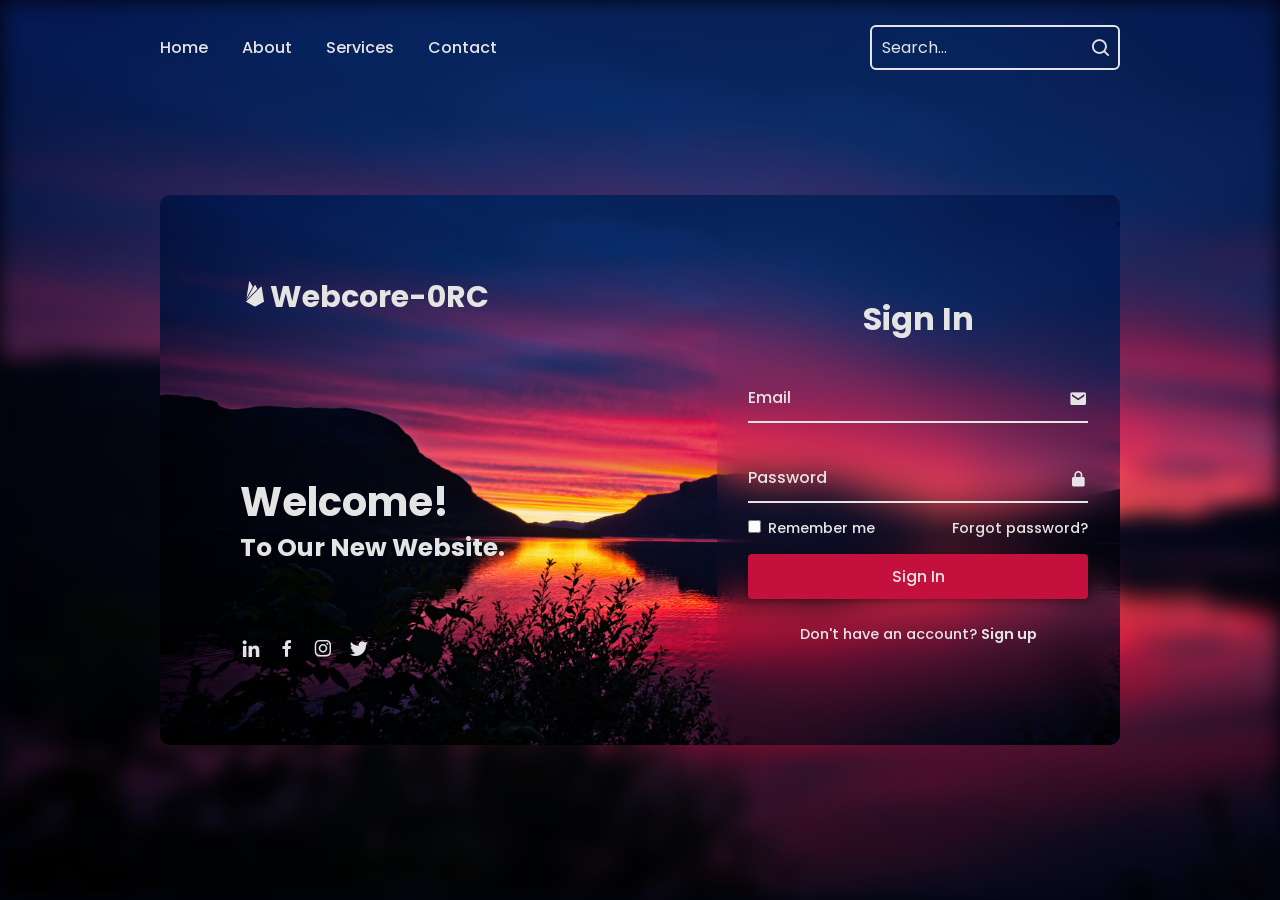
<file: sign-in-2/index.html>
<!DOCTYPE html>
<html lang="en">
<head>
    <meta charset="UTF-8">
    <meta name="viewport" content="width=device-width, initial-scale=1.0">
    <title>Website with Login & Registration form</title>
    <link rel="stylesheet" href="style.css">
    <link href='https://unpkg.com/boxicons@2.1.4/css/boxicons.min.css' rel='stylesheet'>
</head>


<body>
    
    <header class="header">
        <nav class="navbar">
            <a href="#">Home</a>
            <a href="#">About</a>
            <a href="#">Services</a>
            <a href="#">Contact</a>
        </nav>

        <form action="#" class="search-bar">
            <input type="text" placeholder="Search...">
            <button type="submit"><i class="bx bx-search"></i></button>
        </form>
    </header>


    <div class="background"></div>
    <div class="container">
        <div class="content">
            <h2 class="logo"><i class="bx bxl-firebase"></i>Webcore-0RC</h2>

            <div class="text-sci">
                <h2>Welcome! <br><span>To Our New Website.</span></h2>
                <br>
                <br>
                <br>
                <!-- <p>Lorem ipsum dolor sit amet consectetur adipisicing elit. Autem, rerum.</p> -->

                <div class="social-icons">
                    <a href="#"><i class="bx bxl-linkedin"></i></a>
                    <a href="#"><i class="bx bxl-facebook"></i></a>
                    <a href="#"><i class="bx bxl-instagram"></i></a>
                    <a href="#"><i class="bx bxl-twitter"></i></a>
                </div>
            </div>
        </div>

        <div class="logreg-box">
            <div class="form-box login">
                <form action="#">
                    <h2>Sign In</h2>

                    <div class="input-box">
                        <span class="icon"><i class="bx bxs-envelope"></i></span>
                        <input type="email" required>
                        <lable>Email</lable>
                    </div>

                    <div class="input-box">
                        <span class="icon"><i class="bx bxs-lock-alt"></i></span>
                        <input type="password" required>
                        <lable>Password</lable>
                    </div>

                    <div class="remember-forgot">
                        <label><input type="checkbox"> Remember me</label>
                        <a href="#">Forgot password?</a>
                    </div>

                    <button type="submit" class="btn">Sign In</button>

                    <div class="login-register">
                        <p>Don't have an account? <a href="#" class="register-link">Sign up</a></p>
                    </div>
                </form>
            </div>

            <div class="form-box register">
                <form action="#">
                    <h2>Sign Up</h2>

                    <div class="input-box">
                        <span class="icon"><i class="bx bxs-user"></i></span>
                        <input type="text" required>
                        <lable>Name</lable>
                    </div>

                    <div class="input-box">
                        <span class="icon"><i class="bx bxs-envelope"></i></span>
                        <input type="email" required>
                        <lable>Email</lable>
                    </div>

                    <div class="input-box">
                        <span class="icon"><i class="bx bxs-lock-alt"></i></span>
                        <input type="password" required>
                        <lable>Password</lable>
                    </div>

                    <div class="remember-forgot">
                        <label><input type="checkbox"> I agree to the terms & conditions</label>
                        
                    </div>

                    <button type="submit" class="btn">Sign Up</button>

                    <div class="login-register">
                        <p>Already have an account? <a href="#" class="login-link">Sign in</a></p>
                    </div>
                </form>
            </div>
        </div>
    </div>


    <script src="script.js"></script>

</body>
</html>
</file>
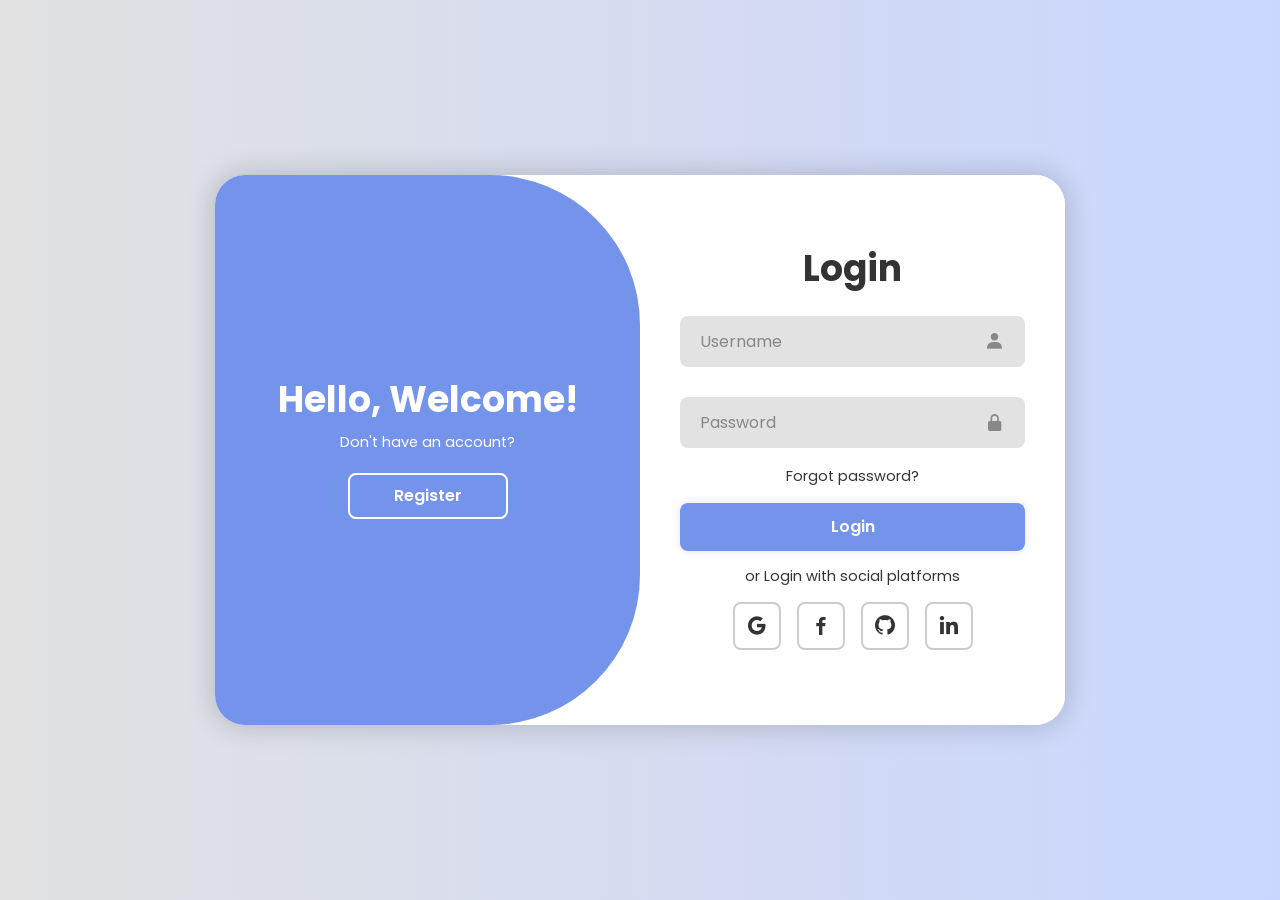
<file: Slide Login-n-Register page/index.html>
<!DOCTYPE html>
<html lang="en">
<head>
    <meta charset="UTF-8">
    <meta name="viewport" content="width=device-width, initial-scale=1.0">
    <title>Document</title>
    <link rel="stylesheet" href="https://unpkg.com/boxicons@2.1.4/css/boxicons.min.css">
    <link rel="stylesheet" href="style.css">
</head>
<body>
    <div class="container">
        <div class="form-box login">
            <form action="">
                <h1>Login</h1>
                <div class="input-box">
                    <input type="text" placeholder="Username" required>
                    <i class="bx bxs-user"></i>
                </div>
                <div class="input-box">
                    <input type="password" placeholder="Password" required>
                    <i class="bx bxs-lock-alt"></i>
                </div>
                <div class="forgot-link">
                    <a href="#">Forgot password?</a>
                </div>
                <button type="submit" class="btn">Login</button>
                <p>or Login with social platforms</p>
                <div class="social-icons">
                    <a href="#"><i class="bx bxl-google"></i></a>
                    <a href="#"><i class="bx bxl-facebook"></i></a>
                    <a href="#"><i class="bx bxl-github"></i></a>
                    <a href="#"><i class="bx bxl-linkedin"></i></a>
                </div>
            </form>
        </div>

        <div class="form-box register">
            <form action="">
                <h1>Registration</h1>
                <div class="input-box">
                    <input type="text" placeholder="Username" required>
                    <i class="bx bxs-user"></i>
                </div>
                <div class="input-box">
                    <input type="email" placeholder="Email" required>
                    <i class="bx bxs-envelope"></i>
                </div>
                <div class="input-box">
                    <input type="password" placeholder="Password" required>
                    <i class="bx bxs-lock-alt"></i>
                </div>
                <div class="forgot-link">
                    <a href="#">Forgot password?</a>
                </div>
                <button type="submit" class="btn">Register</button>
                <p>or Register with social platforms</p>
                <div class="social-icons">
                    <a href="#"><i class="bx bxl-google"></i></a>
                    <a href="#"><i class="bx bxl-facebook"></i></a>
                    <a href="#"><i class="bx bxl-github"></i></a>
                    <a href="#"><i class="bx bxl-linkedin"></i></a>
                </div>
            </form>
        </div>

        <div class="toggle-box">
          <div class="toggle-panel toggle-left">
            <h1>Hello, Welcome!</h1>
            <p>Don't have an account?</p>
            <button class="btn register-btn">Register</button>
          </div>
          <div class="toggle-panel toggle-right">
            <h1>Welcome Back!</h1>
            <p>Already have an account?</p>
            <button class="btn login-btn">Login</button>
          </div>
        </div>
    </div>
    <script src="script.js"></script>
</body>
</html>
</file>
<file: sign-in-2/style.css>
@import url('https://fonts.googleapis.com/css2?family=Poppins:wght@300;400;500;600;700;800;900&display=swap');

*{
    margin: 0;
    padding: 0;
    box-sizing: border-box;
    font-family: 'Poppins', sans-serif;
}

body {
    background: #020410;
}

.header {
    position: fixed;
    top: 0;
    left: 0;
    width: 100%;
    padding: 25px 12.5%;
    background: transparent;
    display: flex;
    justify-content: space-between;
    align-items: center;
    z-index: 100;
}

.navbar a {
    position: relative;
    font-size: 16px;
    color: #e4e4e4;
    text-decoration: none;
    font-weight: 500;
    margin-right: 30px;
}

.navbar a::after {
    content: '';
    position: absolute;
    left: 0;
    bottom: -6px;
    width: 100%;
    height: 2px;
    background: #e4e4e4;
    border-radius: 5px;
    transform: translateY(10px);
    opacity: 0;
    transition: .5s;
}

.navbar a:hover::after {
    transform: translateY(0);
    opacity: 1;
}

.search-bar {
    width: 250px;
    height: 45px;
    background: transparent;
    border: 2px solid #e4e4e4;
    border-radius: 6px;
    display: flex;
    align-items: center;

}

.search-bar input {
    width: 100%;
    background: transparent;
    border: none;
    outline: none;
    font-size: 16px;
    color: #e4e4e4;
    padding-left: 10px; 
    
}

.search-bar input::placeholder {
    color: #e4e4e4;
}

.search-bar button {
    width: 40px;
    height: 100%;
    background: transparent;
    border: none;
    outline: none;
    display: flex;
    justify-content: center;
    align-items: center;
    cursor: pointer;
}

.search-bar button i {
    font-size: 22px;
    color: #e4e4e4;
}

.background {
    width: 100%;
    height: 100vh;
    background: url('background.jpg') no-repeat;
    background-size: cover;
    background-position: center;
    filter: blur(10px);
}

.container {
    position: absolute;
    top: 50%;
    left: 50%;
    transform: translate(-50%, -50%);
    width: 75%;
    height: 550px;
    background: url('background.jpg') no-repeat;
    background-size: cover;
    background-position: center;
    border-radius: 10px;
    margin-top: 20px;
}

.container .content {
    position: absolute;
    top: 0;
    left: 0;
    width: 58%;
    height: 100%;
    background: transparent;
    padding: 80px;
    color: #e4e4e4;
    display: flex;
    justify-content: space-between;
    flex-direction: column;
}

.content .logo {
    font-size: 30px;
}

.text-sci h2 {
    font-size: 40px;
    line-height: 1;
}

.text-sci h2 span {
    font-size: 25px;
}

.text-sci p {
    font-size: 16px;
    margin: 20px 0;
}

.social-icons a i {
    font-size: 22px;
    color: #e4e4e4;
    margin-right: 10px;
    transition: 5s ease;
}

.social-icons a:hover i {
    transform: scale(1.2);
}

.container .logreg-box {
    position: absolute;
    top: 0;
    right: 0;    
    width: calc(100% - 58%);
    height: 100%;
    overflow: hidden;
}

.logreg-box .form-box {
    position: absolute;
    display: flex;
    justify-content: center;
    align-items: center;
    width: 100%;
    height: 100%;
    background: transparent;
    backdrop-filter: blur(20px);
    border-top-right-radius: 10px;
    border-bottom-right-radius: 10px;
    color: #e4e4e4;
}

.logreg-box .form-box.login {
    transform: translateX(0);
    transition: transform .6s ease;
    transition-delay: .7s;
}

.logreg-box.active .form-box.login {
    transform: translateX(430px);
    transition-delay: 0s;
}

.logreg-box .form-box.register {
    transform: translateX(430px);
    transition: transform .6s ease;
    transition-delay: 0;
}

.logreg-box.active .form-box.register {
    transform: translateX(0);
    transition-delay: .7s;
}

.form-box h2 {
    font-size: 32px;
    text-align: center;
}

.form-box .input-box {
    position: relative;
    width: 340px;
    height: 50px;
    border-bottom: 2px solid #e4e4e4;
    margin: 30px 0;
}

.input-box input {
    width: 100%;
    height: 100%;
    background: transparent;
    border: none;
    outline: none;
    font-size: 16px;
    color: #e4e4e4;
    font-weight: 500;
    padding-right: 28px;
}

.input-box lable {
    position: absolute;
    top: 50%;
    left: 0;
    transform: translateY(-50%);
    font-size: 16px;
    font-weight: 500;
    pointer-events: none;
    transition: .5s ease;
}

.input-box input:focus~lable,
.input-box input:valid~lable {
    top: -5px;
}

.input-box .icon {
    position: absolute;
    top: 13px;
    right: 0;
    font-size: 19px;
}

.form-box .remember-forgot {
    font-size: 14.5px;
    font-weight: 500;
    margin: -15px 0 15px;
    display: flex;
    justify-content: space-between;
}

.remember-forgot label input {
    accent-color: #e4e4e4;
    margin-right: 3px;
}

.remember-forgot a {
    color: #e4e4e4;
    text-decoration: none;
}

.remember-forgot a:hover {
    text-decoration: underline;
}

.btn {
    width: 100%;
    height: 45px;
    background: #c4103d;
    border: none;
    outline: none;
    border-radius: 4px;
    cursor: pointer;
    font-size: 16px;
    color: #e4e4e4;
    font-weight: 500;
    box-shadow: 0 0 10px rgba(0, 0, 0, .5);
}

.form-box .login-register {
    font-size: 14.5px;
    font-weight: 500;
    text-align: center;
    margin-top: 25px;
}

.login-register p a{
    color: #e4e4e4;
    font-weight: 600;
    text-decoration: none;
}

.login-register p a:hover {
    text-decoration: underline;
}
</file>
<file: Slide Login-n-Register page/style.css>
@import url("https://fonts.googleapis.com/css2?family=Poppins:wght@100;200;300;400;500;600&display=swap");

* {
  margin: 0;
  padding: 0;
  box-sizing: border-box;
  font-family: "Poppins", sans-serif;
}

body {
  display: flex;
  justify-content: center;
  align-items: center;
  min-height: 100vh;
  background: linear-gradient(90deg, #e2e2e2, #c9d6ff);
}

.container {
    position: relative;
    width: 850px;
    height: 550px;
    background: white;
    border-radius: 30px;
    box-shadow: 0 0 30px rgba(0, 0,0, .2);
    margin: 20px;
    overflow: hidden;
}

.form-box {
    position: absolute;
    right: 0;
    width: 50%;
    height: 100%;
    background: #fff;
    display: flex;
    align-items: center;
    color: #333;
    text-align: center;
    padding: 40px;
    z-index: 1;
    transition: .6s ease-in-out 1.2s, visibility 0s 1s;
}

.container.active .form-box {
    right: 50%;
}

.form-box.register {
    visibility: hidden;
}

.container.active .form-box.register {
    visibility: visible;
}

form {
    width: 100%;
}

.container h1 {
    font-size: 36px;
    margin: -10px 0;
}

.input-box {
    position: relative;
    margin: 30px 0;
}

.input-box input {
    width: 100%;
    padding: 13px 50px 13px 20px;
    background: #e2e2e2;
    border-radius: 8px;
    border: none;
    outline: none;
    font-size: 16px;
    color: #333;
    font-weight: 500;
}

.input-box input::placeholder {
    color: #888;
    font-weight: 400;
}

.input-box i {
    position: absolute;
    right: 20px;
    top: 50%;
    transform: translateY(-50%);
    font-size: 20px;
    color: #888;
}

.forgot-link {
    margin: -15px 0 15px;
}

.forgot-link a {
    font-size: 14.5px;
    color: #333;
    text-decoration: none;
}

.btn {
    width: 100%;
    height: 48px;
    background: #7494ec;
    border-radius: 8px;
    box-shadow: 0 0 10px rgba(0, 0,0, .1);
    border: none;
    cursor: pointer;
    font-size: 16px;
    color: #fff;
    font-weight: 600;
}

.container p {
    font-size: 14.5px;
    margin: 15px 0;
}

.social-icons {
    display: flex;
    justify-content: center;
}

.social-icons a {
    display: inline-flex;
    padding: 10px;
    border: 2px solid #ccc;
    border-radius: 8px;
    font-size: 24px;
    color: #333;
    text-decoration: none;
    margin: 0 8px;
}

.toggle-box {
    position: absolute;
    width: 100%;
    height: 100%;
}

.toggle-box::before {
    content: '';
    position: absolute;
    left: -250%;
    width: 300%;
    height: 100%;
    background: #7494ec;
    border-radius: 150px;
    z-index: 2;
    transition: 1.8s ease-in-out;
}

.container.active .toggle-box::before {
    left: 50%;
}

.toggle-panel {
    position: absolute;
    width: 50%;
    height: 100%;
    color: #fff;
    display: flex;
    flex-direction: column;
    justify-content: center;
    align-items: center;
    z-index: 2;
    transition: .6s ease-in-out;
}

.toggle-panel.toggle-left {
    left: 0;
    transition-delay: 1.2s;
}

.container.active .toggle-panel.toggle-left {
    left: -50%;
    transition-delay: .6s;
}

.toggle-panel.toggle-right {
    right: -50%;
    transition-delay: .6s;
}

.container.active .toggle-panel.toggle-right {
    right: 0;
    transition-delay: 1.2s;
}

.toggle-panel p {
    margin-bottom: 20px;
}

.toggle-panel .btn {
    width: 160px;
    height: 46px;
    background: transparent;
    border: 2px solid #fff;
    box-shadow: none;
}

@media screen and (max-width: 650px) {
    .container {
        height: calc(100vh - 40px);
    }

    .form-box {
        bottom: 0;
        width: 100%;
        height: 70%;
    }

    .container.active .form-box {
        right: 0;
        bottom: 30%;
    }

    .toggle-box::before {
        left: 0;
        top: -270%;
        width: 100%;
        height: 300%;
        border-radius: 20vw;
    }

    .container.active .toggle-box::before {
        left: 0;
        top: 70%;

    }

    .toggle-panel {
        width: 100%;
        height: 30%;
    }

    .toggle-panel.toggle-left {
        top: 0;
    }

    .container.active .toggle-panel.toggle-left {
        left: 0;
        top: -30%;
    }

    .toggle-panel.toggle-right {
        right: 0;
        bottom: -30%;
    }

    .container.active .toggle-panel.toggle-right {
        bottom: 0;

    }
}

@media screen and (max-width: 400px) {
    .form-box {
        padding: 20px;
    }

    .toggle-panel h1 {
        font-size: 30px;
    }
}
</file>
